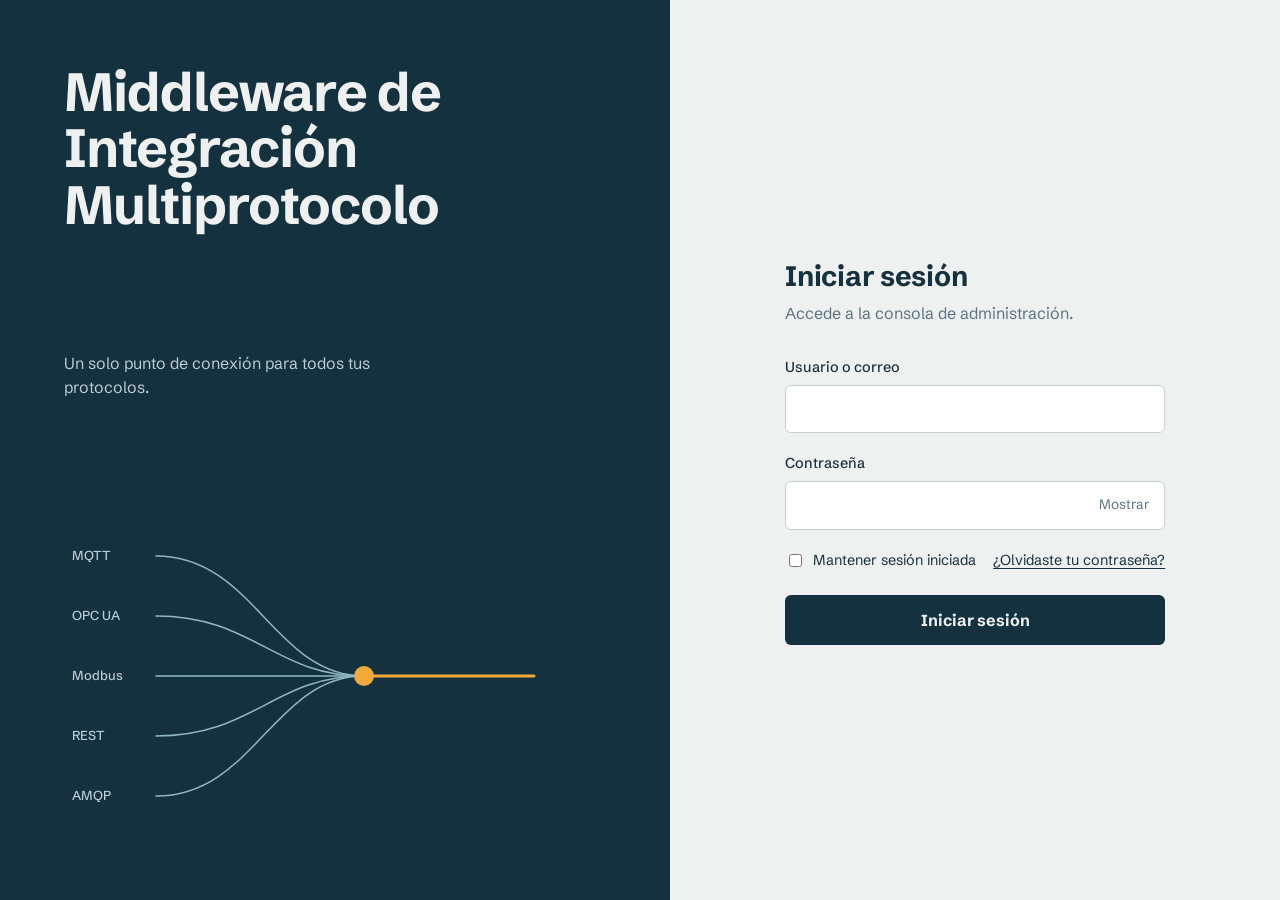
<file: frontend/index.html>
<!DOCTYPE html>
<html lang="es">
<head>
  <meta charset="UTF-8">
  <meta name="viewport" content="width=device-width, initial-scale=1">
  <title>Iniciar sesión - Middleware de Integración Multiprotocolo</title>
  <link rel="preconnect" href="https://fonts.googleapis.com">
  <link rel="preconnect" href="https://fonts.gstatic.com" crossorigin>
  <link href="https://fonts.googleapis.com/css2?family=Schibsted+Grotesk:wght@400;500;700&display=swap" rel="stylesheet">
  <link rel="stylesheet" href="styles.css">
</head>
<body>
  <main class="layout">

    <!-- Panel de marca -->
    <section class="brand">
      <h1 class="brand-name">Middleware de Integración Multiprotocolo</h1>
      <p class="brand-tagline">Un solo punto de conexión para todos tus protocolos.</p>

      <svg class="flow" viewBox="0 0 480 320" role="img"
           aria-label="Cinco protocolos (MQTT, OPC UA, Modbus, REST y AMQP) convergen en un único canal">
        <g class="flow-in">
          <path d="M92 40  C190 40,  210 160, 300 160" />
          <path d="M92 100 C190 100, 210 160, 300 160" />
          <path d="M92 160 L300 160" />
          <path d="M92 220 C190 220, 210 160, 300 160" />
          <path d="M92 280 C190 280, 210 160, 300 160" />
        </g>
        <path class="flow-out" d="M300 160 L470 160" />
        <circle class="flow-hub" cx="300" cy="160" r="10" />

        <g class="flow-labels">
          <text x="8" y="44">MQTT</text>
          <text x="8" y="104">OPC UA</text>
          <text x="8" y="164">Modbus</text>
          <text x="8" y="224">REST</text>
          <text x="8" y="284">AMQP</text>
        </g>
      </svg>
    </section>

    <!-- Panel del formulario -->
    <section class="panel">
      <form id="login-form" class="form" action="dashboard.html" method="get">
        <h2>Iniciar sesión</h2>
        <p class="form-intro">Accede a la consola de administración.</p>

        <div class="field">
          <label for="usuario">Usuario o correo</label>
          <input id="usuario" name="usuario" type="text" autocomplete="username">
        </div>

        <div class="field">
          <label for="password">Contraseña</label>
          <div class="password-wrap">
            <input id="password" name="password" type="password" autocomplete="current-password">
            <button type="button" id="toggle-password" class="ghost"
                    aria-controls="password" aria-pressed="false">Mostrar</button>
          </div>
        </div>

        <div class="row">
          <label class="check">
            <input type="checkbox" name="recordar">
            <span>Mantener sesión iniciada</span>
          </label>
          <a href="#" class="link">¿Olvidaste tu contraseña?</a>
        </div>

        <button type="submit" id="submit" class="primary">Iniciar sesión</button>

      </form>
    </section>

  </main>

  <script src="app.js"></script>
</body>
</html>
</file>
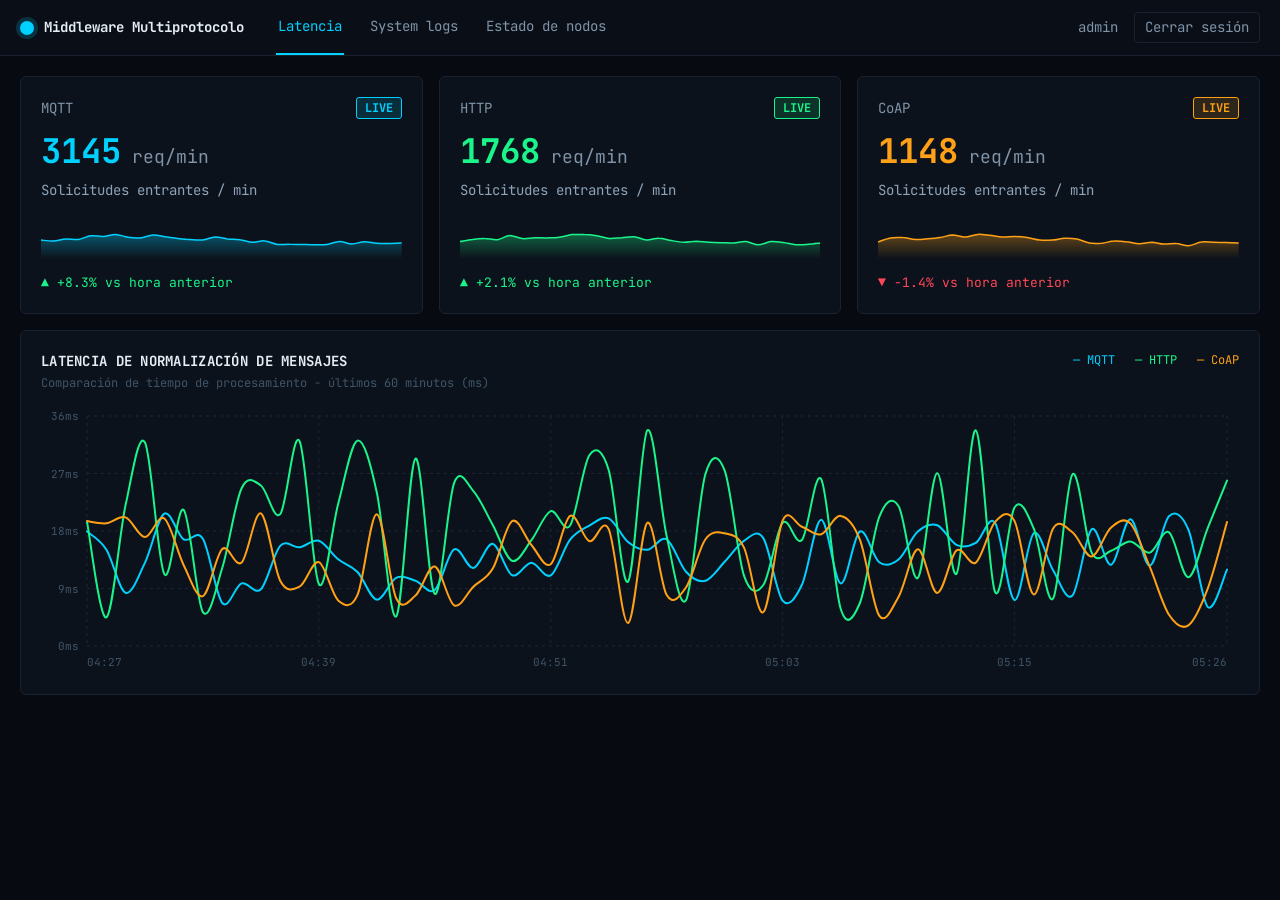
<file: frontend/dashboard.html>
<!DOCTYPE html>
<html lang="es">
<head>
  <meta charset="UTF-8">
  <meta name="viewport" content="width=device-width, initial-scale=1">
  <title>Middleware de Integración Multiprotocolo</title>
  <link rel="preconnect" href="https://fonts.googleapis.com">
  <link rel="preconnect" href="https://fonts.gstatic.com" crossorigin>
  <link href="https://fonts.googleapis.com/css2?family=JetBrains+Mono:wght@400;500;700&display=swap" rel="stylesheet">
  <link rel="stylesheet" href="dashboard.css">
</head>
<body>
  <header class="topbar">
    <a class="brand" href="#latencia">
      <span class="brand-mark" aria-hidden="true"></span>
      Middleware Multiprotocolo
    </a>

    <nav class="tabs" aria-label="Pantallas">
      <a href="#latencia" data-view="latencia">Latencia</a>
      <a href="#logs" data-view="logs">System logs</a>
      <a href="#nodos" data-view="nodos">Estado de nodos</a>
    </nav>

    <div class="session">
      <span class="user">admin</span>
      <a class="logout" href="index.html">Cerrar sesión</a>
    </div>
  </header>

  <main>
    <!-- 1. Latencia -->
    <section id="view-latencia" class="view">
      <div class="cards">
        <article class="card" data-proto="mqtt">
          <div class="card-head"><h2>MQTT</h2><span class="live">LIVE</span></div>
          <p class="metric"><strong data-value="3145">3145</strong> <span>req/min</span></p>
          <p class="metric-label">Solicitudes entrantes / min</p>
          <svg class="spark" viewBox="0 0 400 44" preserveAspectRatio="none" aria-hidden="true"></svg>
          <p class="delta up">▲ +8.3% vs hora anterior</p>
        </article>

        <article class="card" data-proto="http">
          <div class="card-head"><h2>HTTP</h2><span class="live">LIVE</span></div>
          <p class="metric"><strong data-value="1768">1768</strong> <span>req/min</span></p>
          <p class="metric-label">Solicitudes entrantes / min</p>
          <svg class="spark" viewBox="0 0 400 44" preserveAspectRatio="none" aria-hidden="true"></svg>
          <p class="delta up">▲ +2.1% vs hora anterior</p>
        </article>

        <article class="card" data-proto="coap">
          <div class="card-head"><h2>CoAP</h2><span class="live">LIVE</span></div>
          <p class="metric"><strong data-value="1148">1148</strong> <span>req/min</span></p>
          <p class="metric-label">Solicitudes entrantes / min</p>
          <svg class="spark" viewBox="0 0 400 44" preserveAspectRatio="none" aria-hidden="true"></svg>
          <p class="delta down">▼ -1.4% vs hora anterior</p>
        </article>
      </div>

      <section class="panel">
        <div class="panel-head">
          <div>
            <h2 class="panel-title">LATENCIA DE NORMALIZACIÓN DE MENSAJES</h2>
            <p class="panel-sub">Comparación de tiempo de procesamiento - últimos 60 minutos (ms)</p>
          </div>
          <ul class="legend">
            <li class="mqtt">MQTT</li>
            <li class="http">HTTP</li>
            <li class="coap">CoAP</li>
          </ul>
        </div>
        <div id="chart" class="chart"></div>
      </section>
    </section>

    <!-- 2. System logs -->
    <section id="view-logs" class="view" hidden>
      <div class="terminal">
        <div class="terminal-head">
          <span class="dot red"></span><span class="dot yellow"></span><span class="dot green"></span>
          <span class="terminal-title">system-logs — /var/log/transit-middleware/output.log</span>
        </div>
        <div id="log-body" class="terminal-body" tabindex="0" aria-label="Registro del sistema"></div>
      </div>
    </section>

    <!-- 3. Estado de nodos -->
    <section id="view-nodos" class="view" hidden>
      <section class="panel flush">
        <div class="panel-head padded">
          <h2 class="panel-title accent">ESTADO DE CONEXIÓN DE NODOS</h2>
          <span id="online-count" class="online-count"></span>
        </div>
        <div class="table-wrap">
          <table class="nodes">
            <thead>
              <tr>
                <th>NODO</th><th>RUTA</th><th>PROTOCOLO</th><th>ESTADO</th><th>PING</th><th>ÚLTIMA VEZ</th>
              </tr>
            </thead>
            <tbody id="nodes-body"></tbody>
          </table>
        </div>
      </section>
    </section>
  </main>

  <script src="dashboard.js"></script>
</body>
</html>
</file>
<file: frontend/styles.css>
:root {
  --ink: #14313f;
  --ink-soft: #5b7480;
  --paper: #eef1f0;
  --white: #ffffff;
  --line: #8fb7c4;
  --signal: #f2a93b;
  --error: #b3261e;
  --border: #c5d1d6;
  --font: "Schibsted Grotesk", system-ui, -apple-system, "Segoe UI", Roboto, sans-serif;
}

*, *::before, *::after { box-sizing: border-box; }

html, body { height: 100%; }

body {
  margin: 0;
  font-family: var(--font);
  color: var(--ink);
  background: var(--paper);
  line-height: 1.5;
}

.layout {
  min-height: 100%;
  display: grid;
  grid-template-columns: 1.1fr 1fr;
}

/* ---------- Panel de marca ---------- */
.brand {
  background: var(--ink);
  color: var(--paper);
  padding: clamp(2rem, 5vw, 4.5rem);
  display: flex;
  flex-direction: column;
  justify-content: space-between;
  gap: 2rem;
}

.brand-name {
  margin: 0;
  max-width: 14ch;
  font-size: clamp(2rem, 4.2vw, 3.4rem);
  font-weight: 700;
  line-height: 1.05;
  letter-spacing: -0.02em;
}

.brand-tagline {
  margin: 0;
  max-width: 34ch;
  color: #b9cdd4;
}

.flow {
  width: 100%;
  max-width: 480px;
  height: auto;
  overflow: visible;
}

.flow path {
  fill: none;
  stroke: var(--line);
  stroke-width: 1.5;
  stroke-linecap: round;
}

.flow .flow-out {
  stroke: var(--signal);
  stroke-width: 3;
}

.flow .flow-hub { fill: var(--signal); }

.flow-labels text {
  fill: #b9cdd4;
  font-family: var(--font);
  font-size: 13px;
  font-weight: 500;
}

/* Única animación: las líneas se dibujan al cargar */
.flow-in path,
.flow-out {
  stroke-dasharray: 400;
  stroke-dashoffset: 400;
  animation: draw 1.2s ease-out 0.2s forwards;
}

@keyframes draw { to { stroke-dashoffset: 0; } }

/* ---------- Panel del formulario ---------- */
.panel {
  display: grid;
  place-items: center;
  padding: 2rem 1.5rem;
}

.form {
  width: 100%;
  max-width: 380px;
}

.form h2 {
  margin: 0 0 0.25rem;
  font-size: 1.75rem;
  letter-spacing: -0.01em;
}

.form-intro {
  margin: 0 0 2rem;
  color: var(--ink-soft);
}

.field { margin-bottom: 1.25rem; }

label {
  display: block;
  margin-bottom: 0.4rem;
  font-size: 0.9rem;
  font-weight: 500;
}

input[type="text"],
input[type="password"] {
  width: 100%;
  padding: 0.7rem 0.85rem;
  font: inherit;
  color: var(--ink);
  background: var(--white);
  border: 1px solid var(--border);
  border-radius: 6px;
}

input[aria-invalid="true"] { border-color: var(--error); }

:focus-visible {
  outline: 3px solid var(--signal);
  outline-offset: 2px;
}

.password-wrap { position: relative; }
.password-wrap input { padding-right: 5.5rem; }

.ghost {
  position: absolute;
  top: 50%;
  right: 0.4rem;
  transform: translateY(-50%);
  padding: 0.3rem 0.6rem;
  font: inherit;
  font-size: 0.85rem;
  color: var(--ink-soft);
  background: none;
  border: 0;
  border-radius: 4px;
  cursor: pointer;
}

.ghost:hover { color: var(--ink); }

.field-error {
  margin: 0.4rem 0 0;
  font-size: 0.85rem;
  color: var(--error);
}

.row {
  display: flex;
  justify-content: space-between;
  align-items: center;
  gap: 1rem;
  flex-wrap: wrap;
  margin-bottom: 1.5rem;
  font-size: 0.9rem;
}

.check {
  display: flex;
  align-items: center;
  gap: 0.5rem;
  margin: 0;
  font-weight: 400;
  cursor: pointer;
}

.check input { accent-color: var(--ink); }

.link {
  color: var(--ink);
  text-underline-offset: 3px;
}

.primary {
  width: 100%;
  padding: 0.8rem 1rem;
  font: inherit;
  font-weight: 700;
  color: var(--paper);
  background: var(--ink);
  border: 0;
  border-radius: 6px;
  cursor: pointer;
  transition: background 0.15s;
}

.primary:hover { background: #1e4557; }
.primary:disabled { opacity: 0.7; cursor: progress; }

.form-status {
  min-height: 1.5rem;
  margin: 1rem 0 0;
  font-size: 0.9rem;
  color: var(--ink-soft);
}

.form-status.is-error { color: var(--error); }

/* ---------- Responsive ---------- */
@media (max-width: 820px) {
  .layout { grid-template-columns: 1fr; }
  .brand { padding: 2rem 1.5rem; }
  .brand-name { max-width: none; font-size: 1.9rem; }
  .flow { display: none; }
}

@media (prefers-reduced-motion: reduce) {
  .flow-in path,
  .flow-out {
    animation: none;
    stroke-dashoffset: 0;
  }
  .primary { transition: none; }
}
</file>
<file: frontend/dashboard.css>
:root {
  --bg: #070b11;
  --surface: #0c121b;
  --surface-2: #0a0f17;
  --border: #182231;
  --text: #e6edf3;
  --muted: #7f93a8;
  --dim: #3f5468;
  --cyan: #00d1ff;
  --green: #19f58a;
  --amber: #ffa116;
  --red: #ff4757;
  --topbar-h: 56px;
  --font: "JetBrains Mono", ui-monospace, SFMono-Regular, Menlo, Consolas, monospace;
}

*, *::before, *::after { box-sizing: border-box; }

body {
  margin: 0;
  min-height: 100vh;
  background: var(--bg);
  color: var(--text);
  font-family: var(--font);
  font-size: 14px;
  line-height: 1.5;
}

h1, h2, p, ul { margin: 0; padding: 0; }
ul { list-style: none; }
a { color: inherit; text-decoration: none; }

:focus-visible { outline: 2px solid var(--cyan); outline-offset: 2px; }

/* ---------- Menú superior ---------- */
.topbar {
  position: sticky;
  top: 0;
  z-index: 10;
  height: var(--topbar-h);
  display: flex;
  align-items: center;
  gap: 32px;
  padding: 0 20px;
  background: var(--surface-2);
  border-bottom: 1px solid var(--border);
}

.brand {
  display: flex;
  align-items: center;
  gap: 10px;
  font-weight: 700;
  white-space: nowrap;
}

.brand-mark {
  width: 14px;
  height: 14px;
  border-radius: 50%;
  background: var(--cyan);
  box-shadow: 0 0 0 4px rgba(0, 209, 255, 0.18);
}

.tabs {
  display: flex;
  align-self: stretch;
  gap: 24px;
  overflow-x: auto;
}

.tabs a {
  display: flex;
  align-items: center;
  padding: 0 2px;
  color: var(--muted);
  white-space: nowrap;
  border-bottom: 2px solid transparent;
}

.tabs a:hover { color: var(--text); }

.tabs a[aria-current="page"] {
  color: var(--cyan);
  border-bottom-color: var(--cyan);
}

.session {
  margin-left: auto;
  display: flex;
  align-items: center;
  gap: 16px;
  white-space: nowrap;
  color: var(--muted);
}

.logout {
  padding: 4px 10px;
  border: 1px solid var(--border);
  border-radius: 4px;
}

.logout:hover { color: var(--text); border-color: var(--dim); }

main { padding: 20px; }

/* ---------- Tarjetas y paneles ---------- */
.cards {
  display: grid;
  grid-template-columns: repeat(3, 1fr);
  gap: 16px;
  margin-bottom: 16px;
}

.card, .panel {
  background: var(--surface);
  border: 1px solid var(--border);
  border-radius: 6px;
}

.card { padding: 20px; }
.panel { padding: 20px; }
.panel.flush { padding: 0; }

.card[data-proto="mqtt"] { --c: var(--cyan); }
.card[data-proto="http"] { --c: var(--green); }
.card[data-proto="coap"] { --c: var(--amber); }

.card-head {
  display: flex;
  justify-content: space-between;
  align-items: center;
}

.card-head h2 { font-size: 14px; font-weight: 400; color: var(--muted); }

.live {
  padding: 1px 8px;
  font-size: 12px;
  font-weight: 700;
  color: var(--c);
  border: 1px solid var(--c);
  border-radius: 3px;
  background: color-mix(in srgb, var(--c) 14%, transparent);
}

.metric { margin-top: 6px; color: var(--muted); font-size: 18px; }
.metric strong { font-size: 34px; font-weight: 700; color: var(--c); }
.metric-label { margin-top: 4px; color: #8ea3b8; }

.spark { display: block; width: 100%; height: 44px; margin: 14px 0; }

.delta { font-size: 13px; }
.delta.up { color: var(--green); }
.delta.down { color: var(--red); }

.panel-head {
  display: flex;
  justify-content: space-between;
  align-items: flex-start;
  gap: 16px;
  flex-wrap: wrap;
}

.panel-head.padded {
  align-items: center;
  padding: 18px 20px;
}

.panel-title { font-size: 14px; font-weight: 700; letter-spacing: 0.02em; }
.panel-title.accent { color: var(--cyan); }
.panel-sub { margin-top: 2px; font-size: 12px; color: var(--dim); }

.legend { display: flex; gap: 20px; font-size: 12px; }
.legend li::before { content: "— "; }
.legend .mqtt { color: var(--cyan); }
.legend .http { color: var(--green); }
.legend .coap { color: var(--amber); }

/* ---------- Gráfica ---------- */
.chart { margin-top: 12px; }
.chart svg { display: block; width: 100%; }
.chart .grid { stroke: #1a2638; stroke-dasharray: 3 4; }
.chart text { fill: var(--dim); font-family: var(--font); font-size: 11px; }
.chart .line { fill: none; stroke-width: 2; stroke-linecap: round; }

/* ---------- System logs ---------- */
.terminal {
  background: var(--surface-2);
  border: 1px solid var(--border);
  border-radius: 8px;
  overflow: hidden;
}

.terminal-head {
  display: flex;
  align-items: center;
  gap: 8px;
  padding: 14px 18px;
  border-bottom: 1px solid var(--border);
}

.dot { width: 14px; height: 14px; border-radius: 50%; }
.dot.red { background: #ff5f57; }
.dot.yellow { background: #ffb020; }
.dot.green { background: var(--green); }

.terminal-title { margin-left: 10px; color: #5aa9c9; }

.terminal-body {
  height: calc(100vh - var(--topbar-h) - 40px - 56px);
  min-height: 320px;
  padding: 16px 18px;
  overflow: auto;
}

.log {
  display: grid;
  grid-template-columns: max-content 7ch minmax(0, 1fr);
  column-gap: 10px;
  row-gap: 4px;
  margin-bottom: 12px;
}

.log-time { color: #3d6079; }
.log-level.info { color: var(--cyan); }
.log-level.warn { color: var(--amber); }
.log-level.error { color: var(--red); }
.log-msg { font-weight: 500; }

.log-payload {
  grid-column: 3;
  min-width: 0;
  padding-left: 12px;
  border-left: 2px solid #1c3347;
  color: #5b7a94;
  white-space: nowrap;
  overflow: hidden;
  text-overflow: ellipsis;
}

/* ---------- Estado de nodos ---------- */
.online-count { color: var(--muted); }

.table-wrap { overflow-x: auto; }

.nodes { width: 100%; border-collapse: collapse; white-space: nowrap; }

.nodes th {
  padding: 12px 20px;
  text-align: left;
  font-size: 12px;
  font-weight: 400;
  letter-spacing: 0.04em;
  color: var(--dim);
}

.nodes td { padding: 12px 20px; border-top: 1px solid var(--border); }

.node-id { color: var(--cyan); }
.last-seen { color: var(--muted); }

.proto {
  display: inline-block;
  padding: 1px 8px;
  font-size: 12px;
  color: var(--c);
  border: 1px solid color-mix(in srgb, var(--c) 55%, transparent);
  border-radius: 4px;
  background: color-mix(in srgb, var(--c) 12%, transparent);
}

.proto.mqtt { --c: var(--cyan); }
.proto.http { --c: var(--green); }
.proto.coap { --c: var(--amber); }

.status { display: inline-flex; align-items: center; gap: 8px; }
.status::before {
  content: "";
  width: 8px;
  height: 8px;
  border-radius: 50%;
  background: currentColor;
  box-shadow: 0 0 6px currentColor;
}

.status.online { color: var(--green); }
.status.degraded { color: var(--amber); }
.status.offline { color: var(--red); }

.ping.degraded { color: var(--amber); }
.ping.offline { color: var(--red); }

/* ---------- Responsive ---------- */
@media (max-width: 900px) {
  .cards { grid-template-columns: 1fr; }
  .topbar { gap: 16px; padding: 0 12px; }
  .brand { display: none; }
  .user { display: none; }
  main { padding: 12px; }
}

@media (max-width: 700px) {
  .log { grid-template-columns: max-content minmax(0, 1fr); }
  .log-msg { grid-column: 1 / -1; }
  .log-payload { grid-column: 1 / -1; }
}
</file>
